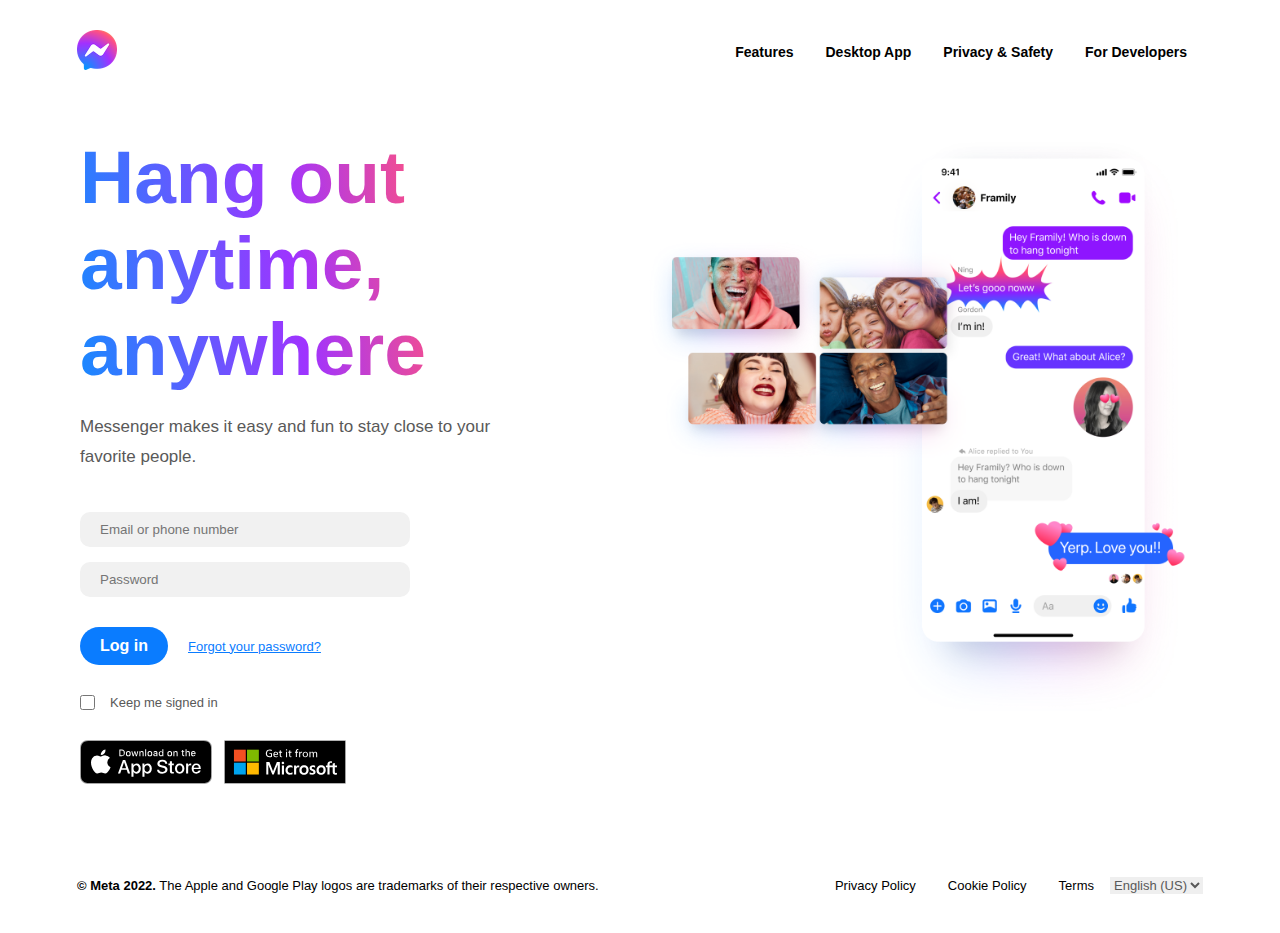
<file: index.html>
<!DOCTYPE html>
<html lang="en">

<head>
    <meta charset="UTF-8">
    <meta http-equiv="X-UA-Compatible" content="IE=edge">
    <link rel="shortcut icon" href="assets/images/messenger-logo.png" type="image/x-icon">
    <link rel="stylesheet" href="css/main.css">
    <title>Messenger</title>
</head>

<body>
    <nav id="nav">
        <div class="nav_container">
            <a href="index.html" id="nav_logo">
                <img src="assets/images/messenger-logo.png" alt="messenger-logo">
            </a>
            <ul class="nav_menu">
                <li class="nav_item"><a href="features.html" class="nav_link">Features</a></li>
                <li class="nav_item"><a href="desktop_app.html" class="nav_link">Desktop App</a></li>
                <li class="nav_item"><a href="privacy_and_safety.html" class="nav_link">Privacy & Safety</a></li>
                <li class="nav_item"><a href="for_developers.html" class="nav_link">For Developers</a></li>
            </ul>
        </div>
    </nav>

    <main id="hero">
        <div class="hero_container">
            <div class="hero_col-1">
                <div class="hero_col-1_text">
                    <h1 class="hero_col-1_title h1_title">Hang out anytime, anywhere</h1>
                    <p class="hero_col-1_p">Messenger makes it easy and fun to stay close to your favorite people.</p>
                </div>
                <form action="#" id="login_form">
                    <input type="email" id="email" placeholder="Email or phone number">
                    <input type="password" id="password" placeholder="Password">
                    <div class="login_form_action_btns">
                        <button id="login_btn">Log in</button>
                        <a href="#" id="forgot_your_password_link">Forgot your password?</a>
                    </div>
                    <div class="keep_me_signed_in">
                        <input type="checkbox" id="keep_me_signed_in_cb">
                        <span id="keep_me_signed_in_text">Keep me signed in</span>
                    </div>
                    <div class="download_actions_btns">
                        <img src="assets/images/119597221_2801552506611915_4465041091818364564_n.svg"
                            alt="download on the app store">
                        <img src="assets/images/119656338_326247688451849_3018195711400016354_n.svg"
                            alt="get in from microsoft">
                    </div>
                </form>
            </div>
            <div class="hero_col-2">
                <img src="assets/images/120973513_338186077283942_8148888802958728934_n.png" id="hero_col-2_img"
                    alt="hero_col-2_img">
            </div>
        </div>
    </main>


    <footer id="footer">
        <div class="footer_container">
            <p class="footer_copy">
                <strong>© Meta 2022.</strong>
                The Apple and Google Play logos are trademarks of their respective owners.
            </p>
            <ul class="footer_menu">
                <li class="footer_item"><a href="" class="footer_link">Privacy Policy</a></li>
                <li class="footer_item"><a href="" class="footer_link">Cookie Policy</a></li>
                <li class="footer_item"><a href="" class="footer_link">Terms</a></li>
                <select name="languages" id="languages">
                    <option value="english_us">English (US)</option>
                    <option value="filipino">Filipino</option>
                    <option value="japanese">Japanese</option>
                </select>
            </ul>
        </div>
    </footer>

    <script src="js/script.js"></script>
</body>

</html>
</file>
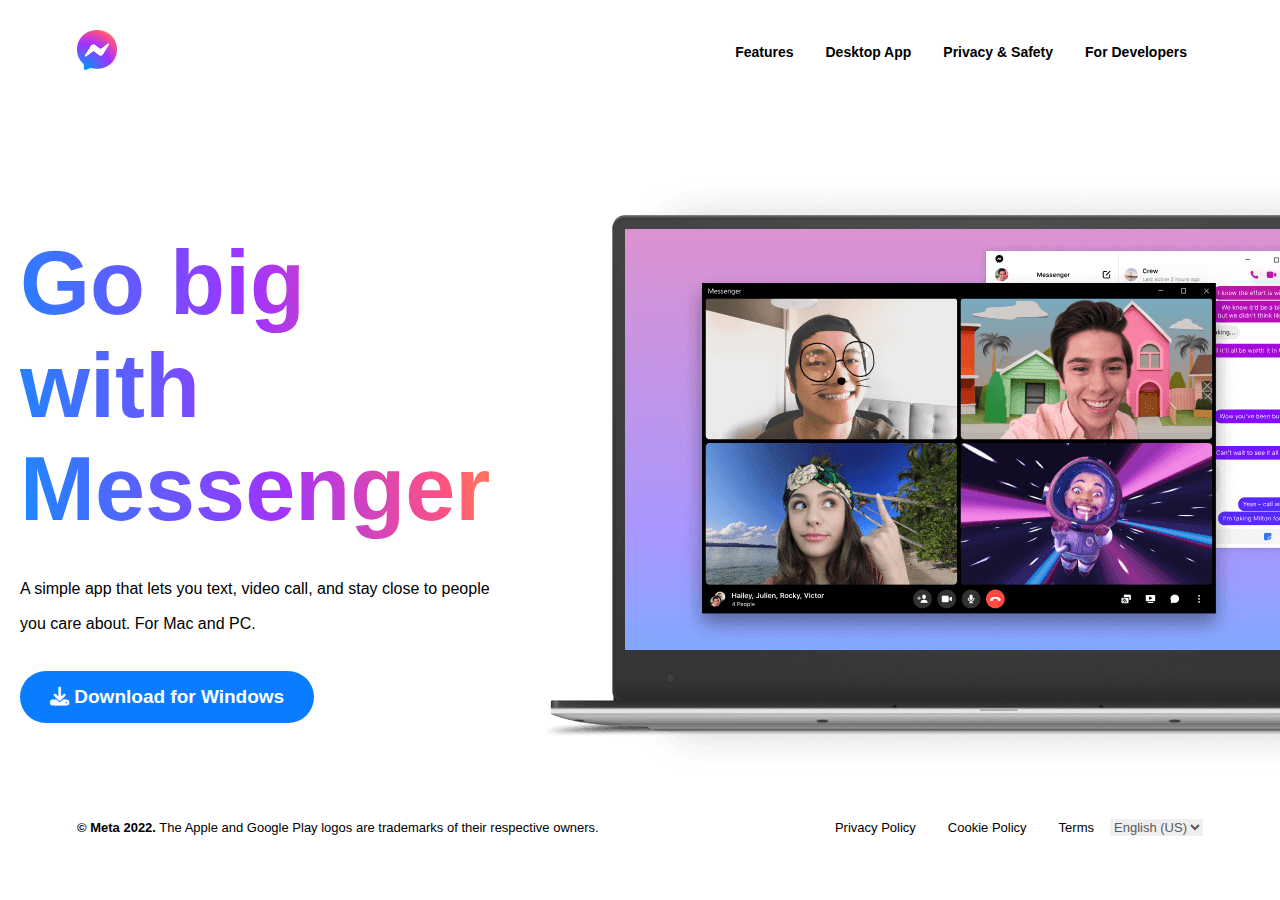
<file: desktop_app.html>
<!DOCTYPE html>
<html lang="en">

<head>
    <meta charset="UTF-8">
    <meta http-equiv="X-UA-Compatible" content="IE=edge">
    <link rel="shortcut icon" href="assets/images/messenger-logo.png" type="image/x-icon">
    <link rel="stylesheet" href="css/main.css">
    <title>Desktop App</title>
</head>

<body>
    <nav id="nav">
        <div class="nav_container">
            <a href="index.html" id="nav_logo">
                <img src="assets/images/messenger-logo.png" alt="messenger-logo">
            </a>
            <ul class="nav_menu">
                <li class="nav_item"><a href="features.html" class="nav_link">Features</a></li>
                <li class="nav_item"><a href="desktop_app.html" class="nav_link">Desktop App</a></li>
                <li class="nav_item"><a href="privacy_and_safety.html" class="nav_link">Privacy & Safety</a></li>
                <li class="nav_item"><a href="for_developers.html" class="nav_link">For Developers</a></li>
            </ul>
        </div>
    </nav>
    <main id="desktop_app">
        <div class="desktop_app_container">
            <div class="desktop_app_col-1">
                <div class="desktop_app_col-1_text">
                    <h1 class="desktop_app_col-1_title h1_title">Go big with Messenger</h1>
                    <p class="desktop_app_col-1_p">A simple app that lets you text, video call, and stay close to people
                        you care about. For Mac and PC.</p>
                    <button id="dl_for_windows"><i class="fa-solid fa-download"></i> Download for Windows</button>
                </div>
            </div>
            <div class="desktop_app_col-2">
                <img src="assets/images/yOfGp7ia3yS.png" alt="desktop_app_col-2_img" id="desktop_app_col-2_img">
            </div>
        </div>
    </main>

    <footer id="footer">
        <div class="footer_container">
            <p class="footer_copy">
                <strong>© Meta 2022.</strong>
                The Apple and Google Play logos are trademarks of their respective owners.
            </p>
            <ul class="footer_menu">
                <li class="footer_item"><a href="" class="footer_link">Privacy Policy</a></li>
                <li class="footer_item"><a href="" class="footer_link">Cookie Policy</a></li>
                <li class="footer_item"><a href="" class="footer_link">Terms</a></li>
                <select name="languages" id="languages">
                    <option value="english_us">English (US)</option>
                    <option value="filipino">Filipino</option>
                    <option value="japanese">Japanese</option>
                </select>
            </ul>
        </div>
    </footer>

    <script src="js/script.js"></script>
</body>

</html>
</file>
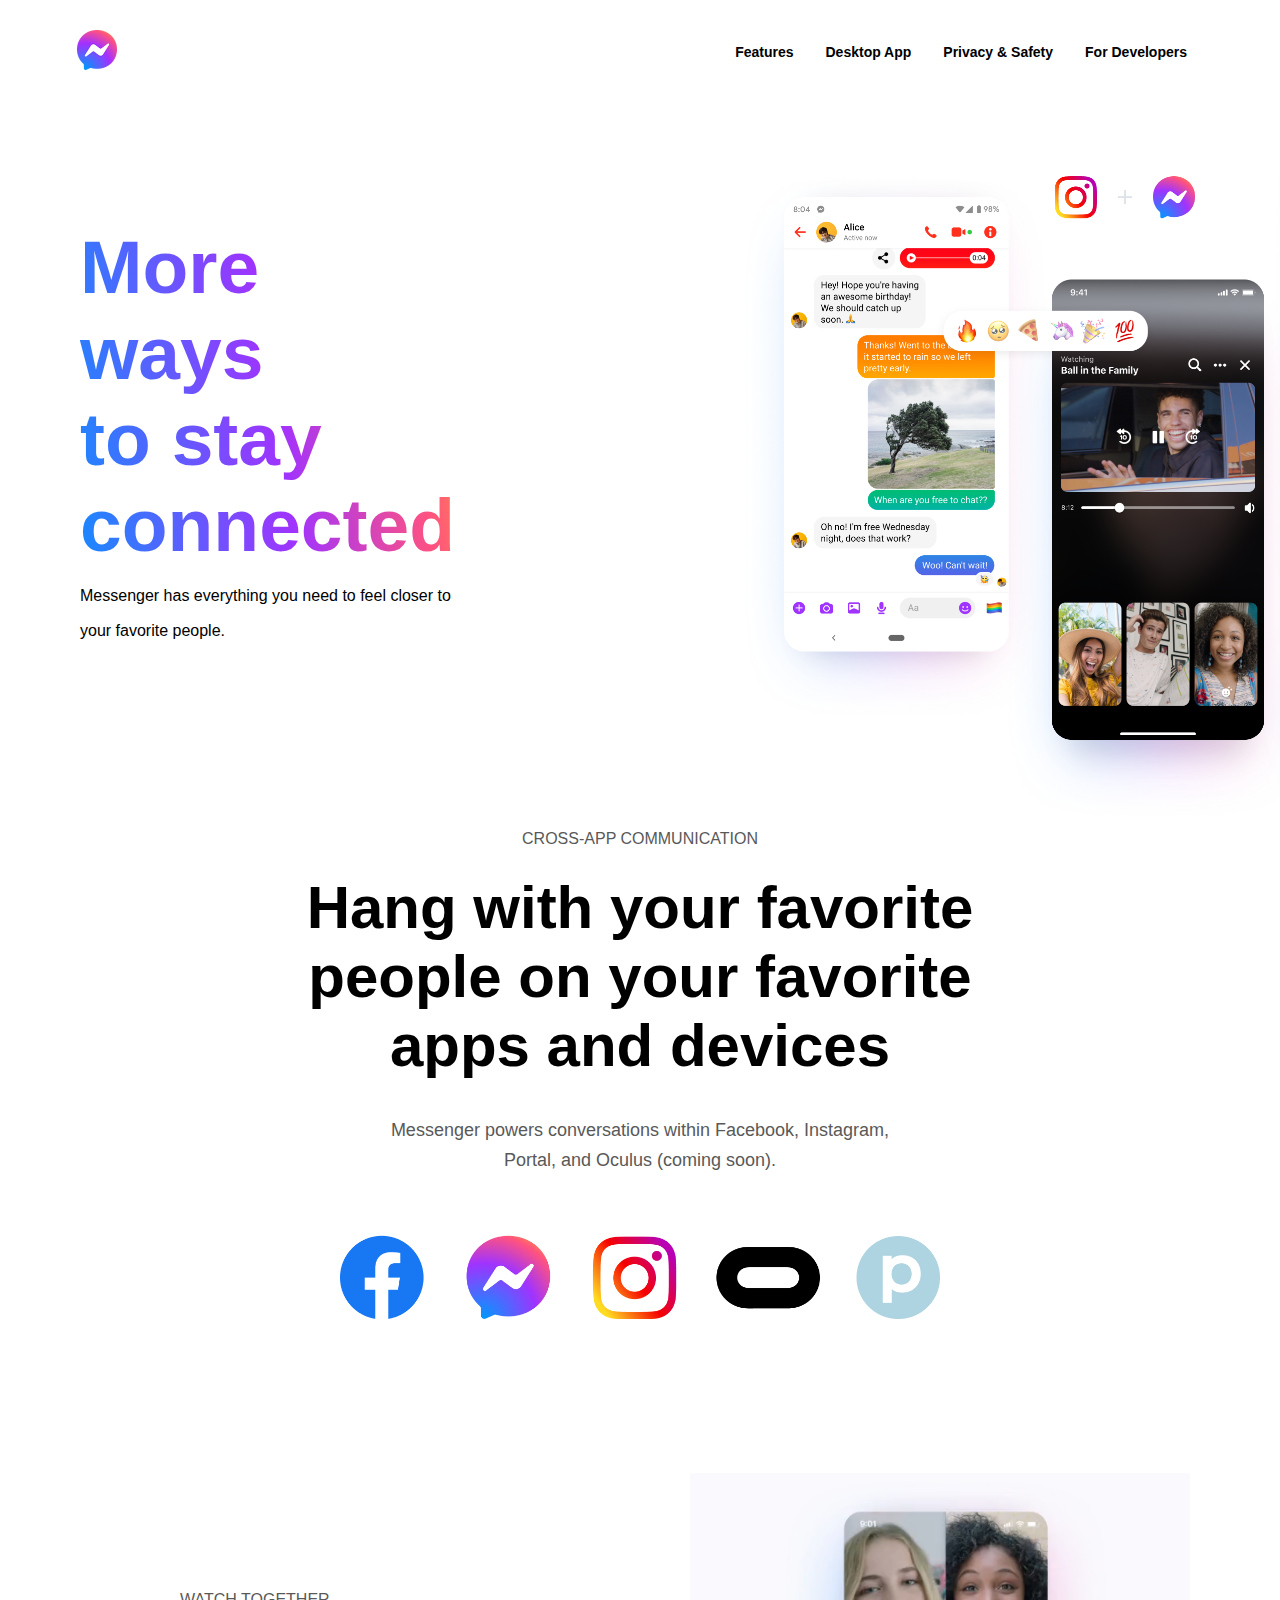
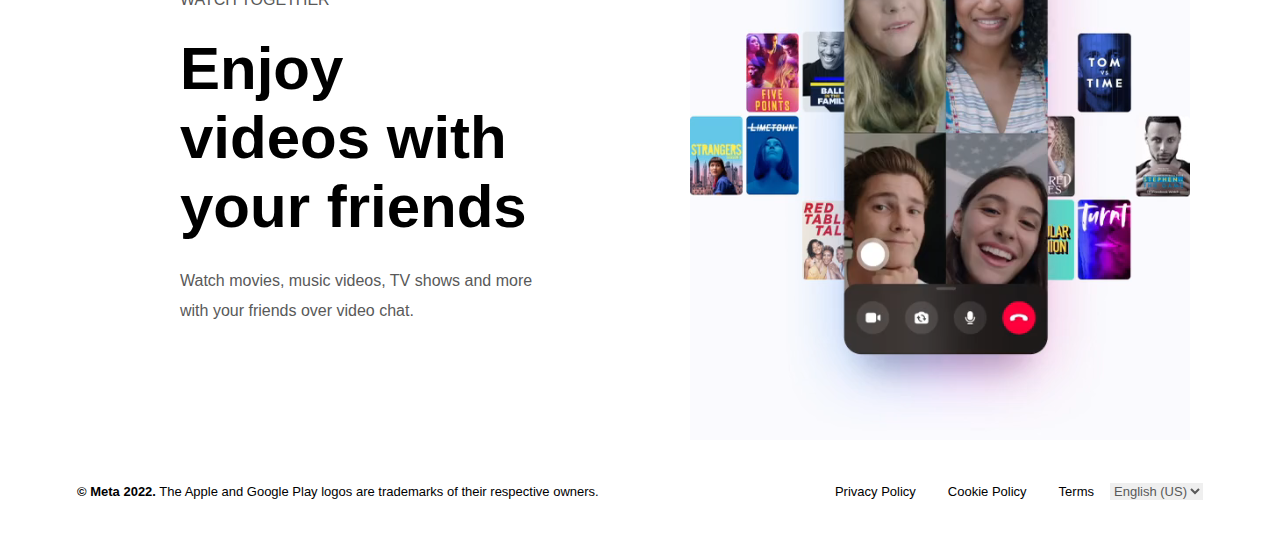
<file: features.html>
<!DOCTYPE html>
<html lang="en">

<head>
    <meta charset="UTF-8">
    <meta http-equiv="X-UA-Compatible" content="IE=edge">
    <link rel="shortcut icon" href="assets/images/messenger-logo.png" type="image/x-icon">
    <link rel="stylesheet" href="css/main.css">
    <title>Features</title>
</head>

<body>
    <nav id="nav">
        <div class="nav_container">
            <a href="index.html" id="nav_logo">
                <img src="assets/images/messenger-logo.png" alt="messenger-logo">
            </a>
            <ul class="nav_menu">
                <li class="nav_item"><a href="features.html" class="nav_link">Features</a></li>
                <li class="nav_item"><a href="desktop_app.html" class="nav_link">Desktop App</a></li>
                <li class="nav_item"><a href="privacy_and_safety.html" class="nav_link">Privacy & Safety</a></li>
                <li class="nav_item"><a href="for_developers.html" class="nav_link">For Developers</a></li>
            </ul>
        </div>
    </nav>

    <main id="features">
        <div class="more_ways_to_stay_connected">
            <div class="more_ways_to_stay_connected_container">
                <div class="more_ways_to_stay_connected_col-1">
                    <div class="more_ways_to_stay_connected_col-1_text">
                        <h1 class="more_ways_to_stay_connected_col-1_title h1_title">More ways <br> to stay connected
                        </h1>
                        <p class="more_ways_to_stay_connected_col-1_p">Messenger has everything you need to feel closer
                            to your favorite
                            people.</p>
                    </div>
                </div>
                <div class="more_ways_to_stay_connected_col-2">
                    <img src="assets/images/121055223_2642836235971419_2337235704964743219_n.png"
                        alt="more_ways_to_stay_connected_col-2_img" id="more_ways_to_stay_connected_col-2_img">
                </div>
            </div>
        </div>

        <div class="cross_app_communication">
            <div class="cross_app_communication_container">
                <span class="cross_app_communication_header">CROSS-APP COMMUNICATION</span>
                <h1 class="cross_app_communication_title">Hang with your favorite people on your favorite apps and
                    devices</h1>
                <p class="cross_app_communication_p">Messenger powers conversations within Facebook, Instagram, Portal,
                    and Oculus
                    (coming soon).</p>
                <div class="cross_app_communication_platforms">
                    <img src="assets/images/120603667_4146141938735733_5013214651967330225_n.png"
                        alt="social-media-platforms" id="sm_platforms">
                </div>
            </div>
        </div>

        <div class="watch_together">
            <div class="watch_together_container">
                <div class="watch_together_col-1">
                    <div class="watch_together_col-1_text">
                        <span class="watch_together_col-1_header">WATCH TOGETHER</span>
                        <h1 class="watch_together_col-1_title">Enjoy videos with your friends</h1>
                        <p class="watch_together_col-1_p">Watch movies, music videos, TV shows and more with your
                            friends over
                            video chat.</p>
                    </div>
                </div>
                <div class="watch_together_col-2">
                    <video src="assets/images/121102663_1399766040228533_8301866763324278610_n.mp4" autoplay loop
                        id="watch_together_col-2_mp4"></video>
                </div>
            </div>
        </div>
    </main>
    <footer id="footer">
        <div class="footer_container">
            <p class="footer_copy">
                <strong>© Meta 2022.</strong>
                The Apple and Google Play logos are trademarks of their respective owners.
            </p>
            <ul class="footer_menu">
                <li class="footer_item"><a href="" class="footer_link">Privacy Policy</a></li>
                <li class="footer_item"><a href="" class="footer_link">Cookie Policy</a></li>
                <li class="footer_item"><a href="" class="footer_link">Terms</a></li>
                <select name="languages" id="languages">
                    <option value="english_us">English (US)</option>
                    <option value="filipino">Filipino</option>
                    <option value="japanese">Japanese</option>
                </select>
            </ul>
        </div>
    </footer>

    <script src="js/script.js"></script>
</body>

</html>
</file>
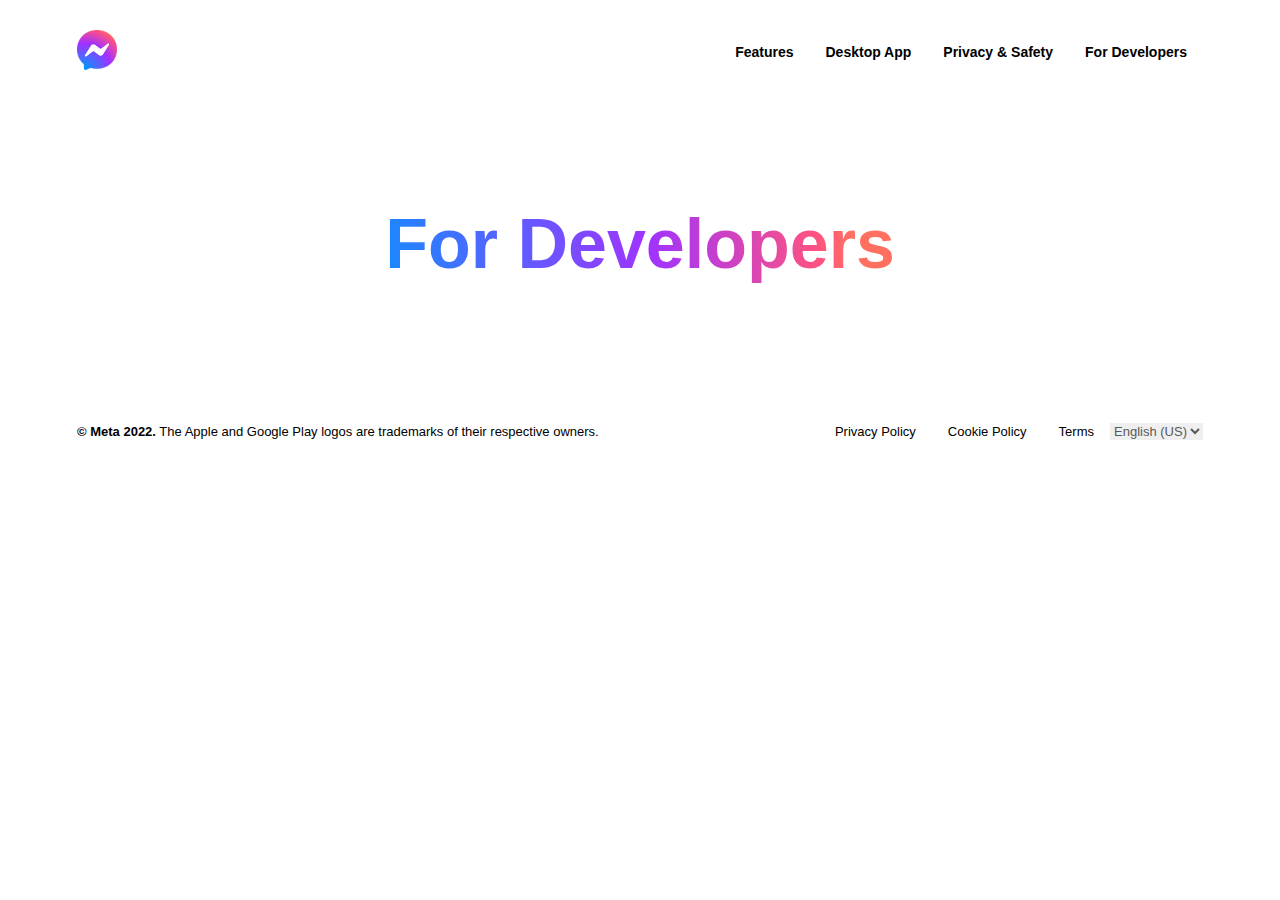
<file: for_developers.html>
<!DOCTYPE html>
<html lang="en">

<head>
    <meta charset="UTF-8">
    <meta http-equiv="X-UA-Compatible" content="IE=edge">
    <link rel="shortcut icon" href="assets/images/messenger-logo.png" type="image/x-icon">
    <link rel="stylesheet" href="css/main.css">
    <title>Messenger</title>
</head>

<body>
    <nav id="nav">
        <div class="nav_container">
            <a href="index.html" id="nav_logo">
                <img src="assets/images/messenger-logo.png" alt="messenger-logo">
            </a>
            <ul class="nav_menu">
                <li class="nav_item"><a href="features.html" class="nav_link">Features</a></li>
                <li class="nav_item"><a href="desktop_app.html" class="nav_link">Desktop App</a></li>
                <li class="nav_item"><a href="privacy_and_safety.html" class="nav_link">Privacy & Safety</a></li>
                <li class="nav_item"><a href="for_developers.html" class="nav_link">For Developers</a></li>
            </ul>
        </div>
    </nav>

    <main id="for_developers">
        <div class="for_developers_container">
            <h1 class="for_developers_title h1_title">For Developers</h1>
        </div>
    </main>


    <footer id="footer">
        <div class="footer_container">
            <p class="footer_copy">
                <strong>© Meta 2022.</strong>
                The Apple and Google Play logos are trademarks of their respective owners.
            </p>
            <ul class="footer_menu">
                <li class="footer_item"><a href="" class="footer_link">Privacy Policy</a></li>
                <li class="footer_item"><a href="" class="footer_link">Cookie Policy</a></li>
                <li class="footer_item"><a href="" class="footer_link">Terms</a></li>
                <select name="languages" id="languages">
                    <option value="english_us">English (US)</option>
                    <option value="filipino">Filipino</option>
                    <option value="japanese">Japanese</option>
                </select>
            </ul>
        </div>
    </footer>

    <script src="js/script.js"></script>
</body>

</html>
</file>
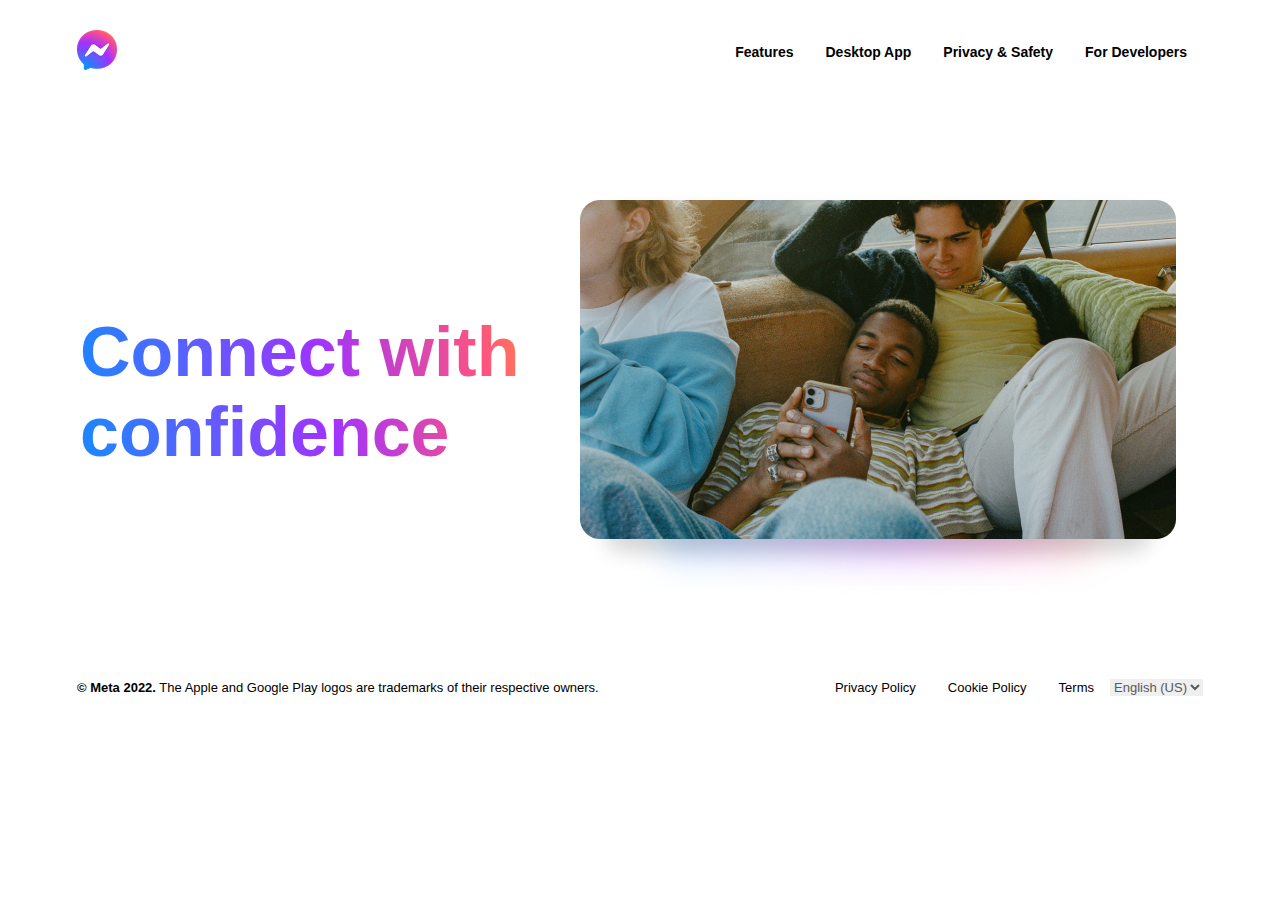
<file: privacy_and_safety.html>
<!DOCTYPE html>
<html lang="en">

<head>
    <meta charset="UTF-8">
    <meta http-equiv="X-UA-Compatible" content="IE=edge">
    <link rel="shortcut icon" href="assets/images/messenger-logo.png" type="image/x-icon">
    <link rel="stylesheet" href="css/main.css">
    <title>Privacy & Safety</title>
</head>

<body>
    <nav id="nav">
        <div class="nav_container">
            <a href="index.html" id="nav_logo">
                <img src="assets/images/messenger-logo.png" alt="messenger-logo">
            </a>
            <ul class="nav_menu">
                <li class="nav_item"><a href="features.html" class="nav_link">Features</a></li>
                <li class="nav_item"><a href="desktop_app.html" class="nav_link">Desktop App</a></li>
                <li class="nav_item"><a href="privacy_and_safety.html" class="nav_link">Privacy & Safety</a></li>
                <li class="nav_item"><a href="for_developers.html" class="nav_link">For Developers</a></li>
            </ul>
        </div>
    </nav>
    <main id="privacy_and_safety">
        <div class="connect_with_confidence">
            <div class="connect_with_confidence_container">
                <div class="connect_with_confidence_col-1">
                    <h1 class="connect_with_confidence_col-1_title h1_title">Connect with confidence</h1>
                </div>
                <div class="connect_with_confidence_col-2">
                    <img src="assets/images/284317367_694622184939930_5262263590454519189_n.png"
                        alt="connect_with_confidence_col-2_img" id="connect_with_confidence_col-2_img">
                </div>
            </div>
        </div>
    </main>

    <footer id="footer">
        <div class="footer_container">
            <p class="footer_copy">
                <strong>© Meta 2022.</strong>
                The Apple and Google Play logos are trademarks of their respective owners.
            </p>
            <ul class="footer_menu">
                <li class="footer_item"><a href="" class="footer_link">Privacy Policy</a></li>
                <li class="footer_item"><a href="" class="footer_link">Cookie Policy</a></li>
                <li class="footer_item"><a href="" class="footer_link">Terms</a></li>
                <select name="languages" id="languages">
                    <option value="english_us">English (US)</option>
                    <option value="filipino">Filipino</option>
                    <option value="japanese">Japanese</option>
                </select>
            </ul>
        </div>
    </footer>

    <script src="js/script.js"></script>
</body>

</html>
</file>
<file: css/main.css>
@import url("https://cdnjs.cloudflare.com/ajax/libs/font-awesome/6.2.0/css/all.min.css");

* {
    margin: 0;
    padding: 0;
    box-sizing: border-box;
    font-family: Arial, Helvetica, sans-serif;
}


ul {
    list-style: none;
}

button {
    border: none;
}

button:focus {
    outline: none;
}

:root {
    /* COLORS */
    --primary-gradient: linear-gradient(81.84deg, #0099ff -9.4%, #a033ff 51.57%, #ff5280 84.07%, #ff7061 90.59%);
    --000: #000;
    --fff: #fff;
    --595959: #595959;
    --f1f1f1: #f1f1f1;
    --0a7cff: #0a7cff;

    /* FONT-WEIGHT */
    --thin: 300;
    --regular: 400;
    --bold: 700;
}


.h1_title {
    background: var(--primary-gradient);
    background-clip: text;
    -webkit-background-clip: text;
    -moz-background-clip: text;
    -webkit-text-fill-color: transparent;
}

/* NAV */

#nav.nav_active {
    width: 100%;
    position: fixed;
    background-color: var(--fff);
    top: 0;
    z-index: 999;
    border-bottom: 1px solid var(--f1f1f1);
}

#nav .nav_container {
    display: flex;
    justify-content: space-between;
    align-items: center;
    padding: 30px 77px;
}

#nav .nav_container #nav_logo img {
    width: 40px;
}

#nav .nav_container .nav_menu {
    display: flex;
    font-size: 14px;
    font-weight: var(--bold);
}

#nav .nav_container .nav_menu .nav_item {
    padding: 10px 16px;
    position: relative;
}

#nav .nav_container .nav_menu .nav_item::after {
    content: "";
    display: none;
    width: 100%;
    height: 3px;
    left: 0;
    right: 0;
    bottom: -1px;
    background-color: var(--0a7cff);
    position: absolute;
}

#nav .nav_container .nav_menu .nav_item:hover::after {
    display: block;
}

#nav .nav_container .nav_menu .nav_link {
    color: var(--000);
    text-decoration: none;
}

/* INDEX HTML */

#hero .hero_container {
    display: flex;
    padding: 30px 80px;
}

#hero .hero_container .hero_col-1 {
    margin-right: 150px;
}


#hero .hero_container .hero_col-1 .hero_col-1_text .hero_col-1_title {
    font-size: 75px;
    margin-bottom: 20px;
}

#hero .hero_container .hero_col-1 .hero_col-1_text .hero_col-1_p {
    font-size: 17px;
    color: var(--595959);
    margin-bottom: 40px;
    line-height: 30px;
}

#hero .hero_container .hero_col-1 #login_form {
    display: flex;
    flex-direction: column;
}

#hero .hero_container .hero_col-1 #login_form input {
    background-color: var(--f1f1f1);
    padding: 10px 20px;
    margin-bottom: 15px;
    border: none;
    border-radius: 10px;
    width: 330px;
}

#hero .hero_container .hero_col-1 #login_form input:focus {
    outline: none;
    border: 1px solid var(--0a7cff);
}

#hero .hero_container .hero_col-1 #login_form #password {
    margin-bottom: 30px;
}

#hero .hero_container .hero_col-1 #login_form .login_form_action_btns {
    display: flex;
    align-items: center;
    margin-bottom: 30px;
}


#hero .hero_container .hero_col-1 #login_form #login_btn {
    background-color: var(--0a7cff);
    padding: 10px 20px;
    color: var(--fff);
    border: none;
    font-weight: 700;
    border-radius: 50px;
    margin-right: 20px;
    font-size: 16px;
    cursor: pointer;
}

#hero .hero_container .hero_col-1 #login_form #forgot_your_password_link {
    font-size: 13px;
    color: var(--0a7cff);
}

#hero .hero_container .hero_col-1 #login_form .keep_me_signed_in {
    display: flex;
    margin-bottom: 15px;
}

#hero .hero_container .hero_col-1 #login_form .keep_me_signed_in #keep_me_signed_in_cb {
    width: 15px;
    height: 15px;
    margin-right: 15px;

}

#hero .hero_container .hero_col-1 #login_form .keep_me_signed_in #keep_me_signed_in_text {
    font-size: 13px;
    color: var(--595959);
}

#hero .hero_container .hero_col-1 #login_form .download_actions_btns {
    margin-bottom: 20px;
}

#hero .hero_container .hero_col-1 #login_form .download_actions_btns img:first-child {
    margin-right: 8px;
}

#hero .hero_container .hero_col-1 #login_form .download_actions_btns>img {
    width: auto;
    height: 44px;
    cursor: pointer;
}

#hero .hero_container .hero_col-2 #hero_col-2_img {
    width: 100%;
}

/* FEATURES HTML */
#features .more_ways_to_stay_connected_container {
    display: flex;
    overflow-x: hidden;
}

#features .more_ways_to_stay_connected_container .more_ways_to_stay_connected_col-1 {
    margin-right: 200px;
    padding: 0 80px;
}

#features .more_ways_to_stay_connected_container .more_ways_to_stay_connected_col-1 .more_ways_to_stay_connected_col-1_text .more_ways_to_stay_connected_col-1_title {
    font-size: 75px;
    margin-top: 120px;
    margin-bottom: 10px;
}

#features .more_ways_to_stay_connected_container .more_ways_to_stay_connected_col-1 .more_ways_to_stay_connected_col-1_text .more_ways_to_stay_connected_col-1_p {
    line-height: 35px;
    margin-bottom: 30px;
}

#features .more_ways_to_stay_connected_container .more_ways_to_stay_connected_col-2 #more_ways_to_stay_connected_col-2_img {
    max-width: 850px;
}

#features .cross_app_communication .cross_app_communication_container {
    max-width: 750px;
    margin: 0 auto;
    text-align: center;
}

#features .cross_app_communication .cross_app_communication_container .cross_app_communication_header {
    font-size: 16px;
    color: var(--595959);
    display: inline-block;
    margin-bottom: 25px;
}

#features .cross_app_communication .cross_app_communication_container .cross_app_communication_title {
    font-size: 60px;
    margin-bottom: 35px;
}

#features .cross_app_communication .cross_app_communication_container .cross_app_communication_p {
    font-size: 18px;
    color: var(--595959);
    width: 500px;
    margin: 0 auto 60px auto;
    line-height: 30px;
}

#features .cross_app_communication .cross_app_communication_container .cross_app_communication_platforms #sm_platforms {
    width: 100%;
    max-width: 600px;
}


#features .watch_together_container {
    display: flex;
    justify-content: center;
    align-items: center;
    padding: 150px 90px 0 180px;
}


#features .watch_together_container .watch_together_col-1 {
    margin-right: 150px;
}

#features .watch_together_container .watch_together_col-1 .watch_together_col-1_text .watch_together_col-1_header {
    font-size: 16px;
    color: var(--595959);
    display: inline-block;
    margin-bottom: 25px;
}

#features .watch_together_container .watch_together_col-1 .watch_together_col-1_text .watch_together_col-1_title {
    font-size: 60px;
    margin-bottom: 25px;
}

#features .watch_together_container .watch_together_col-1 .watch_together_col-1_text .watch_together_col-1_p {
    color: var(--595959);
    line-height: 30px;
}

#features .watch_together_container .watch_together_col-2 #watch_together_col-2_mp4 {
    max-width: 500px;
}

/* DESKTOP APP HTML*/
#desktop_app .desktop_app_container {
    display: flex;
    align-items: center;
    padding: 70px 0 0 20px;
    overflow-x: hidden;
}

#desktop_app .desktop_app_container .desktop_app_col-1 {
    margin-right: 50px;
}

#desktop_app .desktop_app_container .desktop_app_col-1 .desktop_app_col-1_text .desktop_app_col-1_title {
    font-size: 90px;
    margin-bottom: 30px;
}

#desktop_app .desktop_app_container .desktop_app_col-1 .desktop_app_col-1_text .desktop_app_col-1_p {
    line-height: 35px;
    margin-bottom: 30px;
}

#desktop_app .desktop_app_container .desktop_app_col-1 .desktop_app_col-1_text #dl_for_windows {
    padding: 15px 30px;
    background-color: var(--0a7cff);
    color: var(--fff);
    text-decoration: none;
    border-radius: 50px;
    font-size: 19px;
    font-weight: var(--bold);
}

/* PRIVACY AND SAFETY HTML */
#privacy_and_safety .connect_with_confidence .connect_with_confidence_container {
    display: flex;
    justify-content: center;
    align-items: center;
    padding: 50px 80px 10px 80px;
}

#privacy_and_safety .connect_with_confidence .connect_with_confidence_container .connect_with_confidence_col-1 .connect_with_confidence_col-1_title {
    font-size: 70px;
}

/* FOR DEVELOPERS HTML */

#for_developers .for_developers_container {
    display: flex;
    justify-content: center;
    align-items: center;
    padding: 100px 80px;
}

#for_developers .for_developers_container .for_developers_title {
    font-size: 70px;
}

/* FOOTER */
#footer .footer_container {
    display: flex;
    align-items: center;
    justify-content: space-between;
    padding: 30px 77px;
}

#footer .footer_container .footer_copy {
    font-size: 13px;
    text-align: center;
}

#footer .footer_container .footer_menu {
    display: flex;
    align-items: center;
    font-size: 13px;
}

#footer .footer_container .footer_menu .footer_item {
    padding: 10px 16px;
}

#footer .footer_container .footer_menu .footer_item .footer_link {
    text-decoration: none;
    color: var(--000);
}

#footer .footer_container .footer_menu #languages {
    font-size: 13px;
    border: none;
    color: var(--595959);
}


@media screen and (max-width: 992px) {

    /* NAV */
    #nav .nav_container {
        padding: 30px;
    }

    /* INDEX HTML */
    #hero .hero_container {
        flex-direction: column;
        align-items: center;
        margin: 30px 270px;
    }

    #hero .hero_container .hero_col-1 {
        margin-right: unset;
    }

    .hero_col-1_text {
        text-align: center;
    }

    #hero .hero_container .hero_col-1 .hero_col-1_text .hero_col-1_title {
        font-size: 50px;
    }


    #hero .hero_container .hero_col-1 .hero_col-1_text .hero_col-1_p {

        margin-bottom: 70px;
    }

    #hero .hero_container .hero_col-1 #login_form input {
        width: 100%;
    }

    /* FEATURES HTML */

    #features .more_ways_to_stay_connected_container {
        flex-direction: column;
    }

    #features .more_ways_to_stay_connected_container .more_ways_to_stay_connected_col-1 {
        margin-right: unset;
        margin-bottom: 80px;
    }

    #features .more_ways_to_stay_connected_container .more_ways_to_stay_connected_col-1 .more_ways_to_stay_connected_col-1_text {
        text-align: center;
    }

    #features .more_ways_to_stay_connected_container .more_ways_to_stay_connected_col-1 .more_ways_to_stay_connected_col-1_text .more_ways_to_stay_connected_col-1_title {
        font-size: 50px;
    }

    #features .more_ways_to_stay_connected_container .more_ways_to_stay_connected_col-2 {
        display: flex;
        align-items: center;
        justify-content: center;
    }

    #features .more_ways_to_stay_connected_container .more_ways_to_stay_connected_col-2 #more_ways_to_stay_connected_col-2_img {
        max-width: unset;
    }

    #features .watch_together_container {
        flex-direction: column;
        text-align: center;
    }

    #features .watch_together_container .watch_together_col-1 {
        margin-right: 30px;
    }

    /* DESKTOP APP HTML */
    #desktop_app .desktop_app_container {
        flex-direction: column;
        text-align: center;
        padding: 70px 80px 0 80px;
    }

    #desktop_app .desktop_app_container .desktop_app_col-1 {
        margin-right: unset;
        margin-bottom: 80px;
    }

    #desktop_app .desktop_app_container .desktop_app_col-1 .desktop_app_col-1_text .desktop_app_col-1_title {
        font-size: 50px;
    }

    /* PRIVACY AND SAFETY HTML */
    #privacy_and_safety .connect_with_confidence .connect_with_confidence_container {
        text-align: center;
        flex-direction: column;
    }

    #privacy_and_safety .connect_with_confidence .connect_with_confidence_container .connect_with_confidence_col-1 .connect_with_confidence_col-1_title {
        font-size: 50px;
    }

    #for_developers .for_developers_container .for_developers_title {
        font-size: 50px;
    }

    /* FOOTER */
    #footer .footer_container {
        flex-direction: column;
    }

    #footer .footer_container .footer_copy {
        margin-bottom: 20px;
    }
}
</file>
